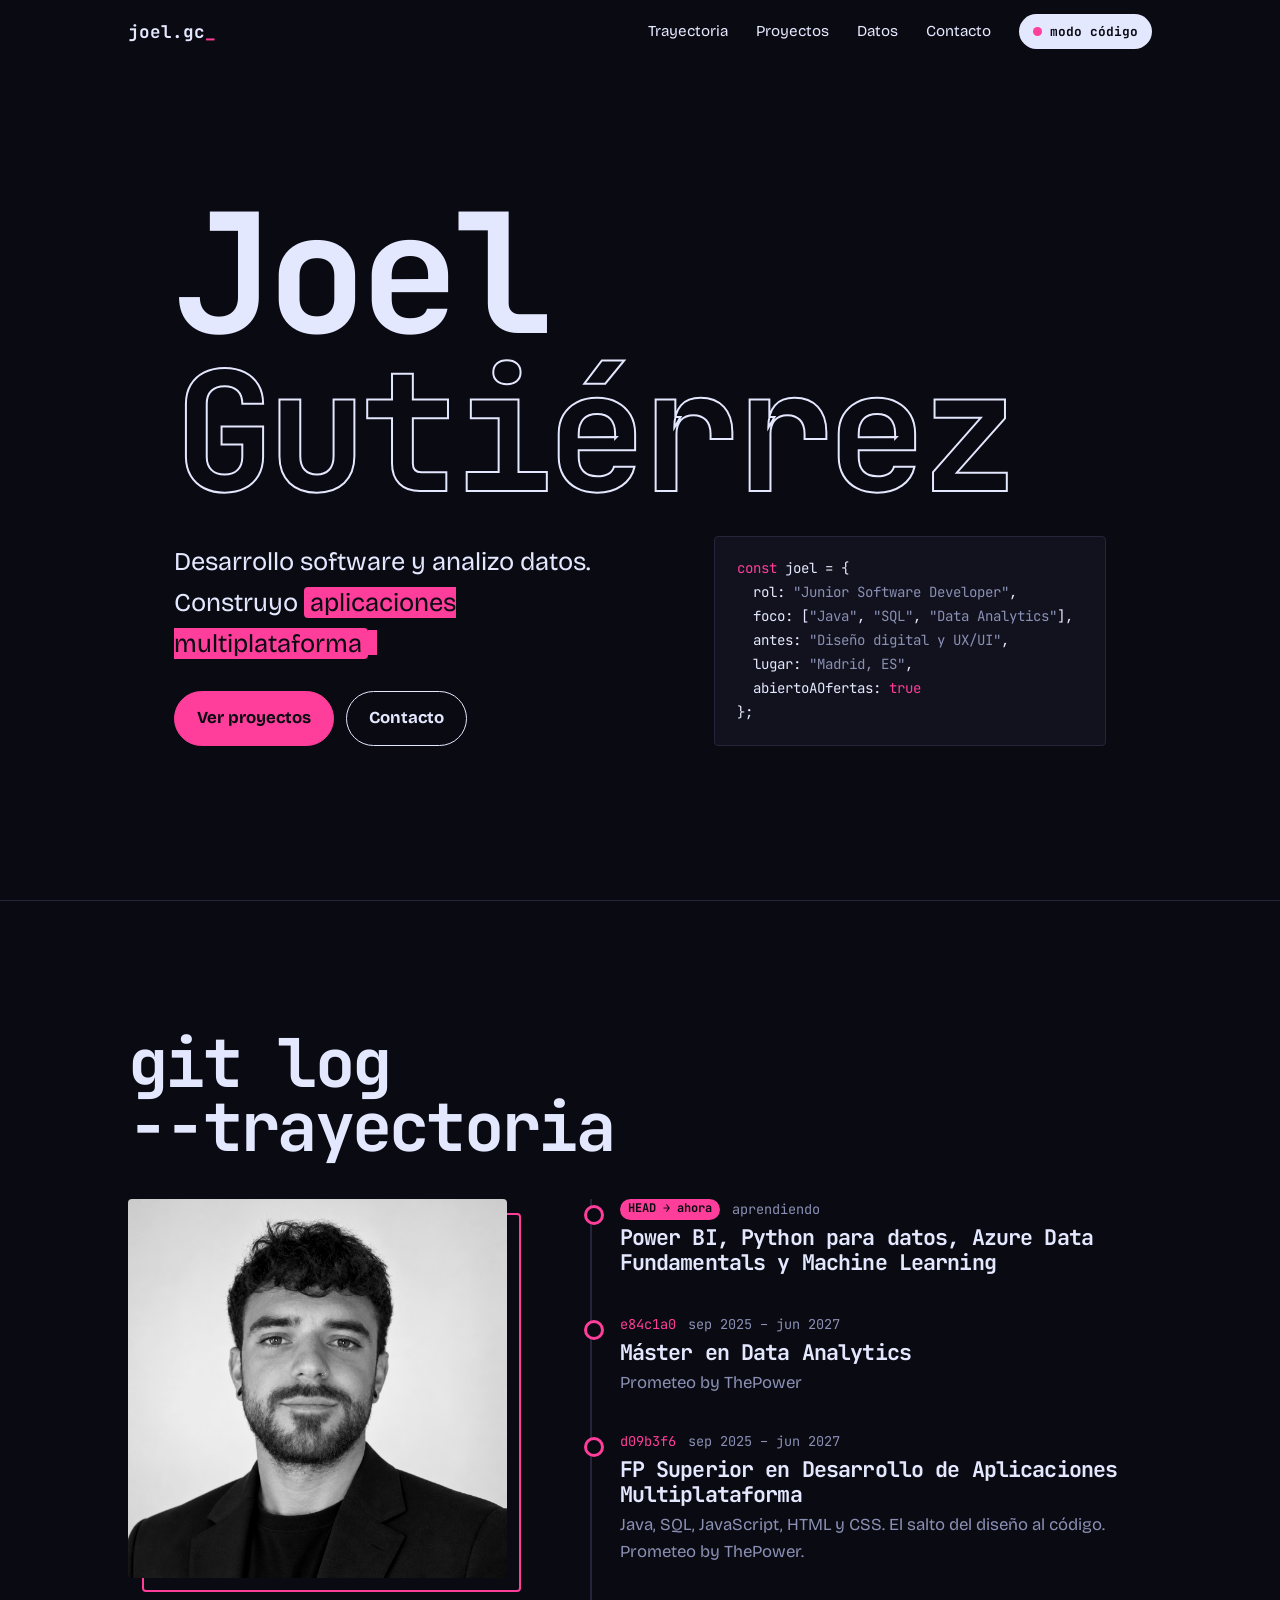
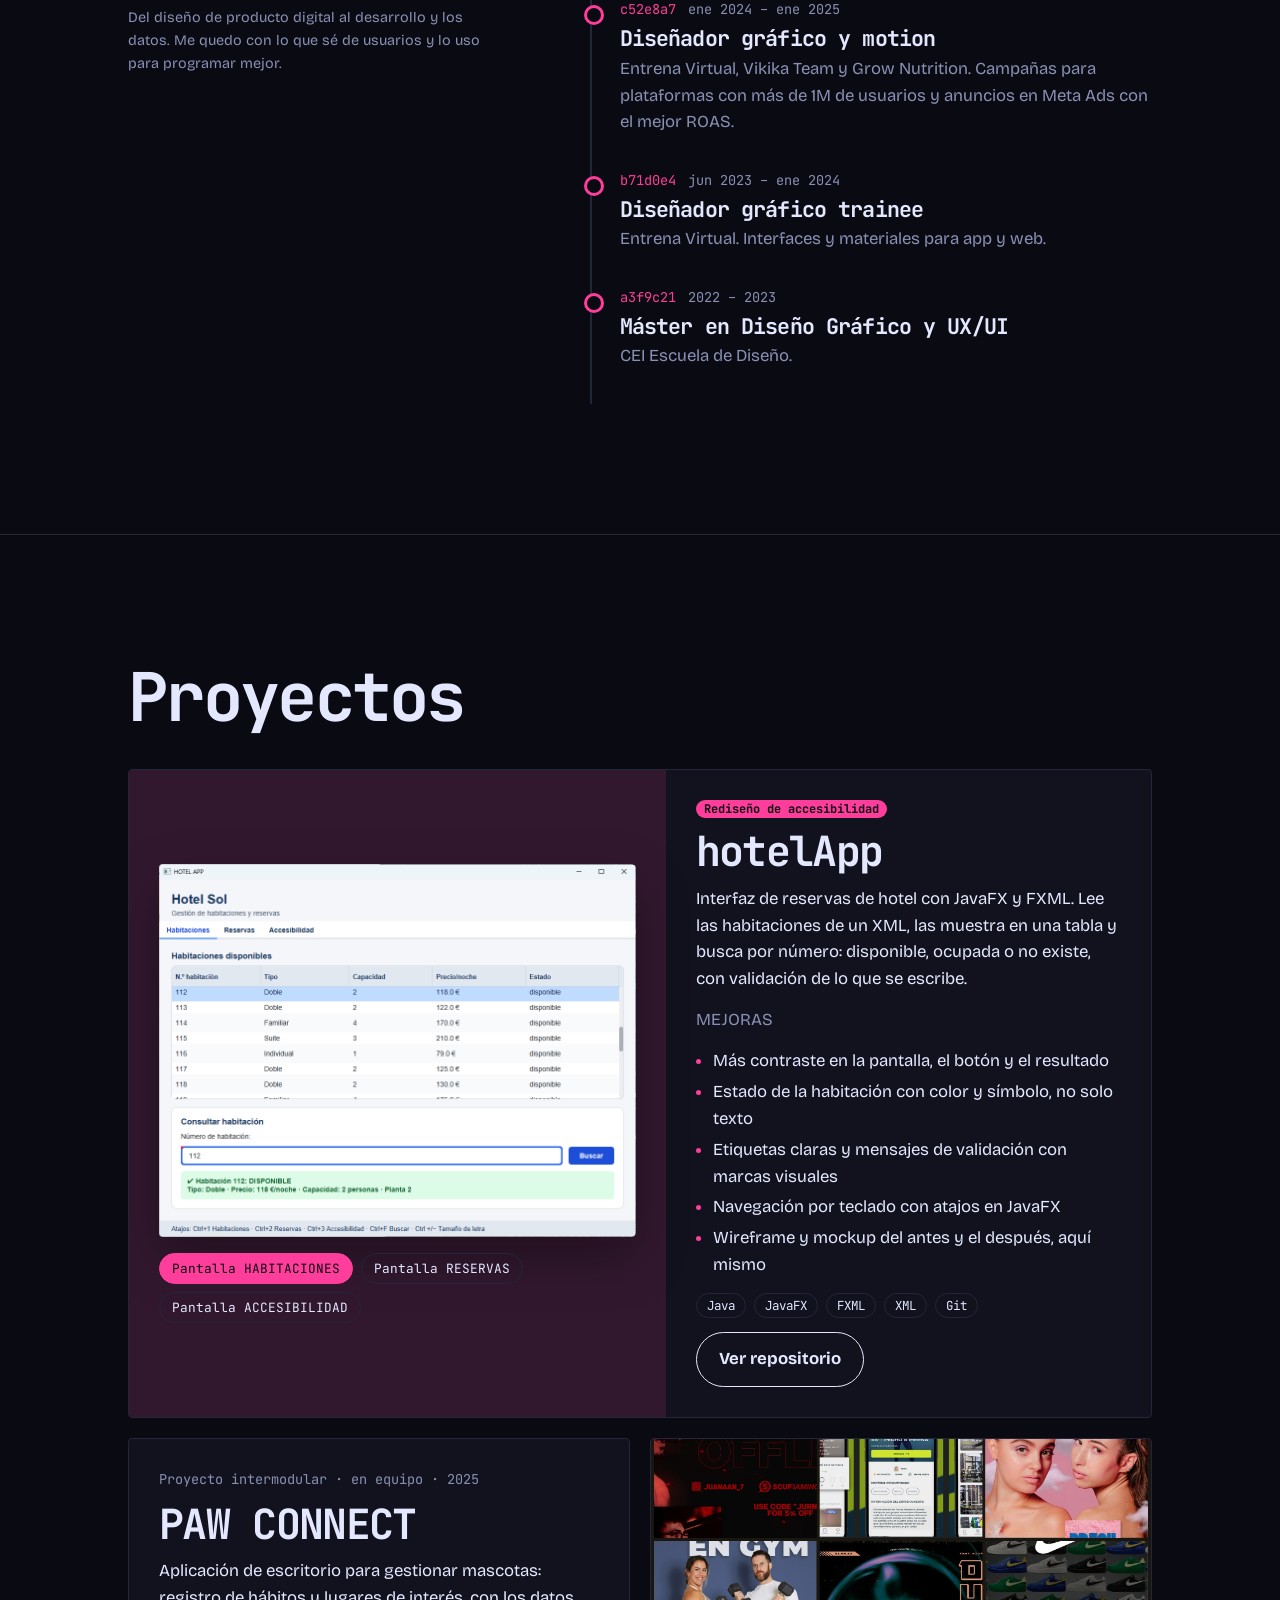
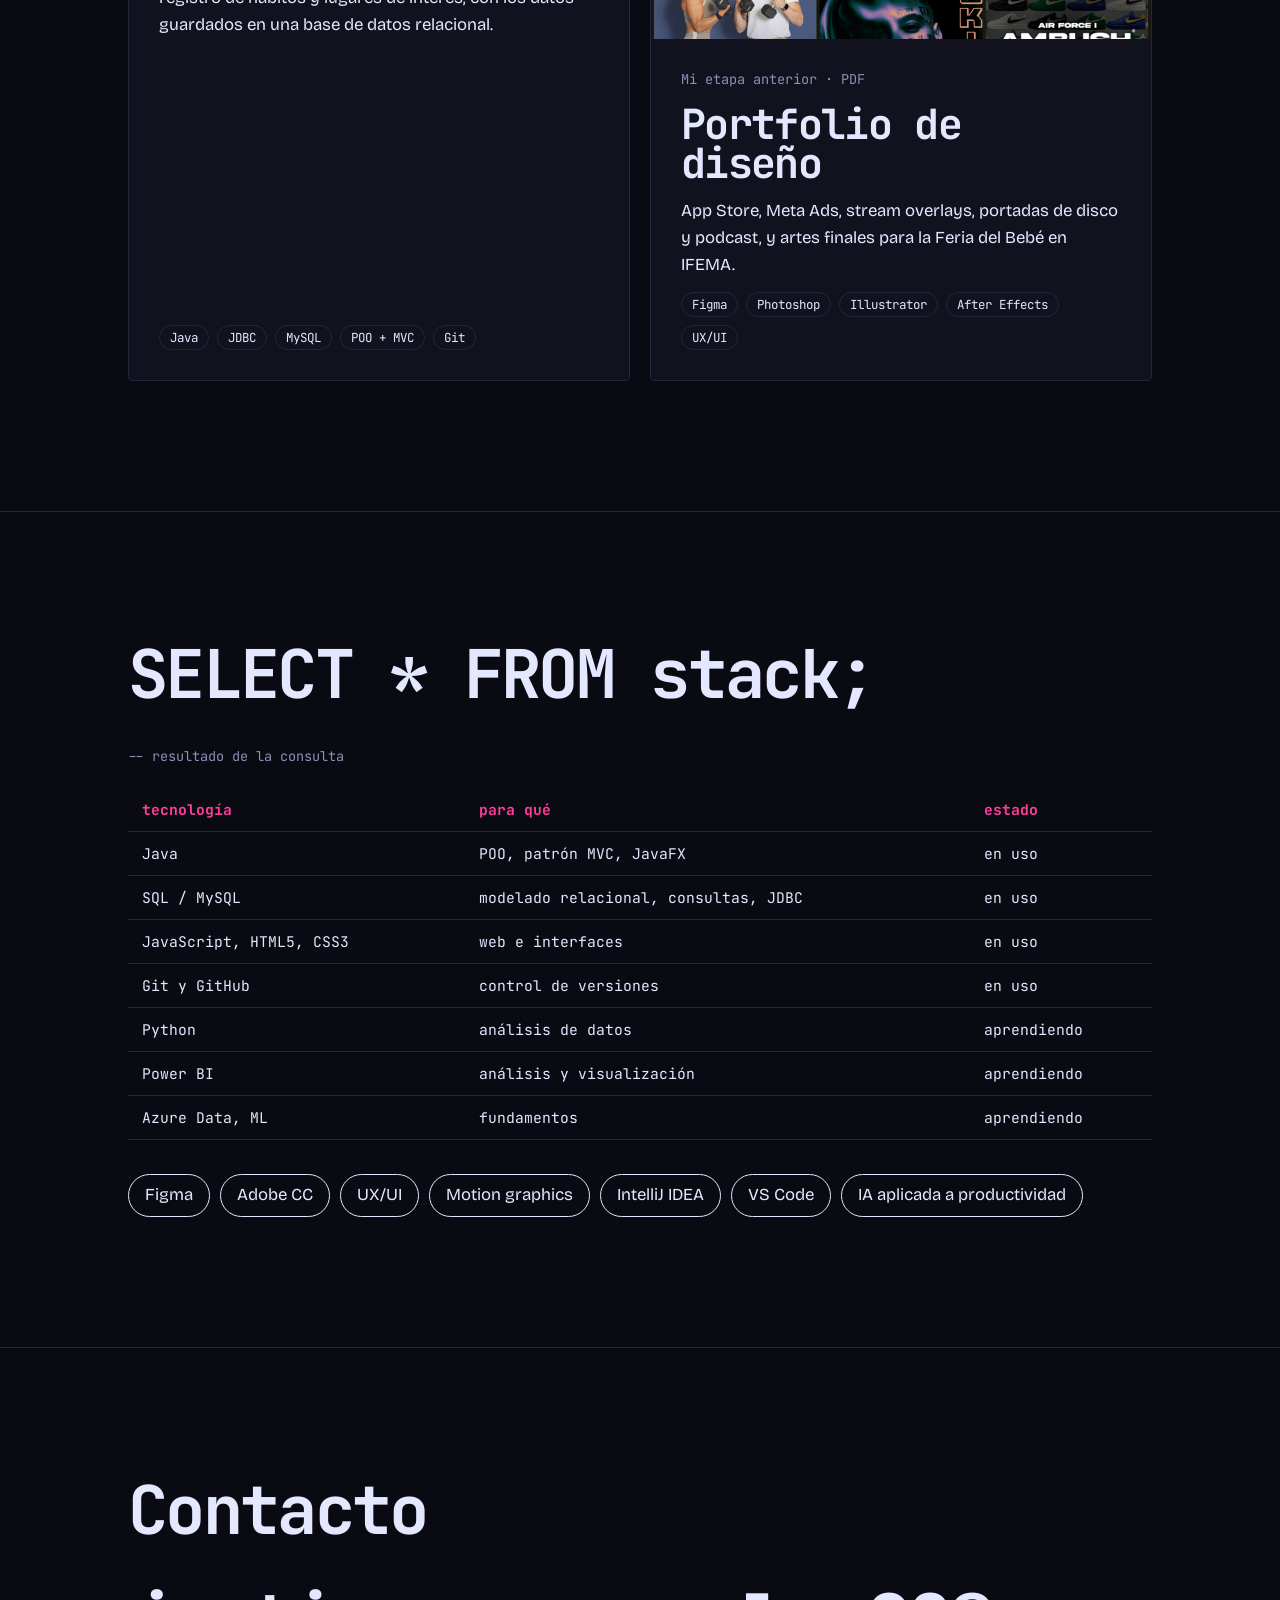
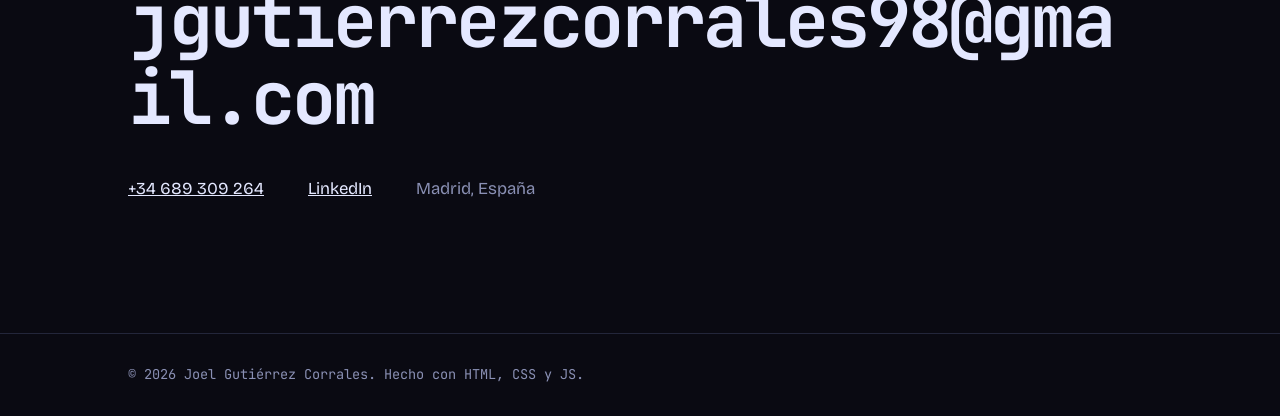
<file: index.html>
<!DOCTYPE html>
<html lang="es" data-mode="code">
<head>
<meta charset="utf-8">
<meta name="viewport" content="width=device-width, initial-scale=1">
<title>Joel Gutiérrez · Software, datos y diseño</title>
<meta name="description" content="Junior Software Developer y Data Analytics en formación, con pasado en diseño digital y UX/UI. Madrid.">
<link rel="icon" href="data:image/svg+xml,<svg xmlns='http://www.w3.org/2000/svg' viewBox='0 0 100 100'><text y='.9em' font-size='90'>⌨️</text></svg>">
<link rel="preconnect" href="https://fonts.googleapis.com">
<link rel="preconnect" href="https://fonts.gstatic.com" crossorigin>
<link href="https://fonts.googleapis.com/css2?family=JetBrains+Mono:wght@400;700&family=Bricolage+Grotesque:opsz,wght@12..96,400;12..96,800&display=swap" rel="stylesheet">
<link rel="stylesheet" href="css/style.css">
</head>
<body>
<div id="bar"></div><div id="dot"></div><div id="ring"></div>
<div id="load"><pre><b>$</b> javac Portfolio.java<br><b>$</b> java Portfolio<br><span id="pc">cargando… 0%</span></pre></div>

<nav><div class="wrap">
  <a class="logo" href="#top">joel.gc<span style="color:var(--ac)">_</span></a>
  <div class="links">
    <a class="h" href="#trayectoria">Trayectoria</a><a class="h" href="#proyectos">Proyectos</a><a class="h" href="#datos">Datos</a><a href="#contacto">Contacto</a>
    <button id="mode" type="button" aria-label="Cambiar entre modo código y modo diseño"><i></i><span id="ml">modo código</span></button>
  </div>
</div></nav>

<main id="top">
<section class="hero"><div class="wrap">
  <h1><span>Joel</span><span class="l2">Gutiérrez</span></h1>
  <div class="grid2">
    <div>
      <p class="type">Desarrollo software y analizo datos. <br>Construyo <em id="tw"></em><span class="caret"></span></p>
      <div class="cta"><a class="btn p" href="#proyectos">Ver proyectos</a><a class="btn" href="#contacto">Contacto</a></div>
    </div>
    <pre class="code" aria-label="Resumen en código"><span class="k">const</span> joel = {
  rol: <span class="s">"Junior Software Developer"</span>,
  foco: [<span class="s">"Java"</span>, <span class="s">"SQL"</span>, <span class="s">"Data Analytics"</span>],
  antes: <span class="s">"Diseño digital y UX/UI"</span>,
  lugar: <span class="s">"Madrid, ES"</span>,
  abiertoAOfertas: <span class="k">true</span>
};</pre>
  </div>
</div></section>

<section id="trayectoria"><div class="wrap">
  <h2>git log<br>--trayectoria</h2>
  <div class="tray">
    <figure class="ph"><div><img src="assets/foto.png" alt="Retrato de Joel Gutiérrez" width="536" height="522"></div>
      <p class="mut">Del diseño de producto digital al desarrollo y los datos. Me quedo con lo que sé de usuarios y lo uso para programar mejor.</p></figure>
    <ol class="log" reversed>
      <li><div class="meta mono"><span class="head">HEAD → ahora</span><span class="mut">aprendiendo</span></div>
        <h3>Power BI, Python para datos, Azure Data Fundamentals y Machine Learning</h3></li>
      <li><div class="meta mono"><span class="hash">e84c1a0</span><span class="mut">sep 2025 – jun 2027</span></div>
        <h3>Máster en Data Analytics</h3><p class="mut">Prometeo by ThePower</p></li>
      <li><div class="meta mono"><span class="hash">d09b3f6</span><span class="mut">sep 2025 – jun 2027</span></div>
        <h3>FP Superior en Desarrollo de Aplicaciones Multiplataforma</h3><p class="mut">Java, SQL, JavaScript, HTML y CSS. El salto del diseño al código. Prometeo by ThePower.</p></li>
      <li><div class="meta mono"><span class="hash">c52e8a7</span><span class="mut">ene 2024 – ene 2025</span></div>
        <h3>Diseñador gráfico y motion</h3><p class="mut">Entrena Virtual, Vikika Team y Grow Nutrition. Campañas para plataformas con más de 1M de usuarios y anuncios en Meta Ads con el mejor ROAS.</p></li>
      <li><div class="meta mono"><span class="hash">b71d0e4</span><span class="mut">jun 2023 – ene 2024</span></div>
        <h3>Diseñador gráfico trainee</h3><p class="mut">Entrena Virtual. Interfaces y materiales para app y web.</p></li>
      <li><div class="meta mono"><span class="hash">a3f9c21</span><span class="mut">2022 – 2023</span></div>
        <h3>Máster en Diseño Gráfico y UX/UI</h3><p class="mut">CEI Escuela de Diseño.</p></li>
    </ol>
  </div>
</div></section>

<section id="proyectos"><div class="wrap">
  <h2>Proyectos</h2>
  <div class="pg">
    <article class="card flat hotel">
      <div class="shot">
        <img id="shot" src="assets/interfaz_final_habitaciones.png" alt="HotelApp: Tabla con los datos de las habitaciones y búsqueda" width="602" height="467">
        <div class="tabs" role="group" aria-label="Capturas de HotelApp">
          <button type="button" aria-pressed="true" data-src="assets/interfaz_final_habitaciones.png" data-alt="HotelApp: Tabla con los datos de las habitaciones y búsqueda">Pantalla HABITACIONES</button>
          <button type="button" aria-pressed="false" data-src="assets/interfaz_final_reservas.png" data-alt="HotelApp: Tabla con los datos de las reservas, con búsqueda, y registro con validación">Pantalla RESERVAS</button>
          <button type="button" aria-pressed="false" data-src="assets/interfaz_final_accesibilidad.png" data-alt="HotelApp: Ajustes de accesibilidad, modo oscuro, modo claro, modo contraste">Pantalla ACCESIBILIDAD</button>
        </div>
      </div>
      <div class="info">
        <span class="head st">Rediseño de accesibilidad</span>
        <h3>hotelApp</h3>
        <p>Interfaz de reservas de hotel con JavaFX y FXML. Lee las habitaciones de un XML, las muestra en una tabla y busca por número: disponible, ocupada o no existe, con validación de lo que se escribe.</p>
        <p class="mut">MEJORAS</p>
        <ul class="plan">
          <li>Más contraste en la pantalla, el botón y el resultado</li>
          <li>Estado de la habitación con color y símbolo, no solo texto</li>
          <li>Etiquetas claras y mensajes de validación con marcas visuales</li>
          <li>Navegación por teclado con atajos en JavaFX</li>
          <li>Wireframe y mockup del antes y el después, aquí mismo</li>
        </ul>
        <div class="tags"><span>Java</span><span>JavaFX</span><span>FXML</span><span>XML</span><span>Git</span></div>
        <a class="btn" href="https://github.com/joel-gc98/hotelApp" target="_blank" rel="noopener">Ver repositorio</a>
      </div>
    </article>
    <a class="card" data-cur="Ver repo" href="https://github.com/supreme-greg/proyecto-intermodular-daniel-joel-german" target="_blank" rel="noopener">
      <span class="mono mut">Proyecto intermodular · en equipo · 2025</span>
      <h3>PAW CONNECT</h3>
      <p>Aplicación de escritorio para gestionar mascotas: registro de hábitos y lugares de interés, con los datos guardados en una base de datos relacional.</p>
      <div class="tags"><span>Java</span><span>JDBC</span><span>MySQL</span><span>POO + MVC</span><span>Git</span></div>
    </a>
    <a class="card thumb" data-cur="Abrir PDF" href="assets/portfolio-diseno-joel-gutierrez.pdf" target="_blank" rel="noopener">
      <img src="assets/portfolio-cover.jpg" alt="Selección de trabajos de diseño: overlays, app, portadas y anuncios" loading="lazy">
      <div>
        <span class="mono mut">Mi etapa anterior · PDF</span>
        <h3>Portfolio de diseño</h3>
        <p>App Store, Meta Ads, stream overlays, portadas de disco y podcast, y artes finales para la Feria del Bebé en IFEMA.</p>
        <div class="tags"><span>Figma</span><span>Photoshop</span><span>Illustrator</span><span>After Effects</span><span>UX/UI</span></div>
      </div>
    </a>
  </div>
</div></section>

<section id="datos"><div class="wrap">
  <h2>SELECT * FROM stack;</h2>
  <p class="mono mut q">-- resultado de la consulta</p>
  <div class="tw"><table>
    <thead><tr><th>tecnología</th><th>para qué</th><th>estado</th></tr></thead>
    <tbody>
      <tr><td>Java</td><td>POO, patrón MVC, JavaFX</td><td>en uso</td></tr>
      <tr><td>SQL / MySQL</td><td>modelado relacional, consultas, JDBC</td><td>en uso</td></tr>
      <tr><td>JavaScript, HTML5, CSS3</td><td>web e interfaces</td><td>en uso</td></tr>
      <tr><td>Git y GitHub</td><td>control de versiones</td><td>en uso</td></tr>
      <tr><td>Python</td><td>análisis de datos</td><td>aprendiendo</td></tr>
      <tr><td>Power BI</td><td>análisis y visualización</td><td>aprendiendo</td></tr>
      <tr><td>Azure Data, ML</td><td>fundamentos</td><td>aprendiendo</td></tr>
    </tbody>
  </table></div>
  <div class="chips"><span>Figma</span><span>Adobe CC</span><span>UX/UI</span><span>Motion graphics</span><span>IntelliJ IDEA</span><span>VS Code</span><span>IA aplicada a productividad</span></div>
</div></section>

<section id="contacto"><div class="wrap">
  <h2>Contacto</h2>
  <a class="mail" data-cur="Escribir" href="mailto:jgutierrezcorrales98@gmail.com">jgutierrezcorrales98@gmail.com</a>
  <div class="cl"><a href="tel:+34689309264">+34 689 309 264</a><a href="https://www.linkedin.com/in/joel-gutierrez-corrales/" target="_blank" rel="noopener">LinkedIn</a><span class="mut">Madrid, España</span></div>
</div></section>
</main>
<footer><div class="wrap mono mut">© 2026 Joel Gutiérrez Corrales. Hecho con HTML, CSS y JS.</div></footer>

<script src="js/main.js"></script>
</body>
</html>
</file>
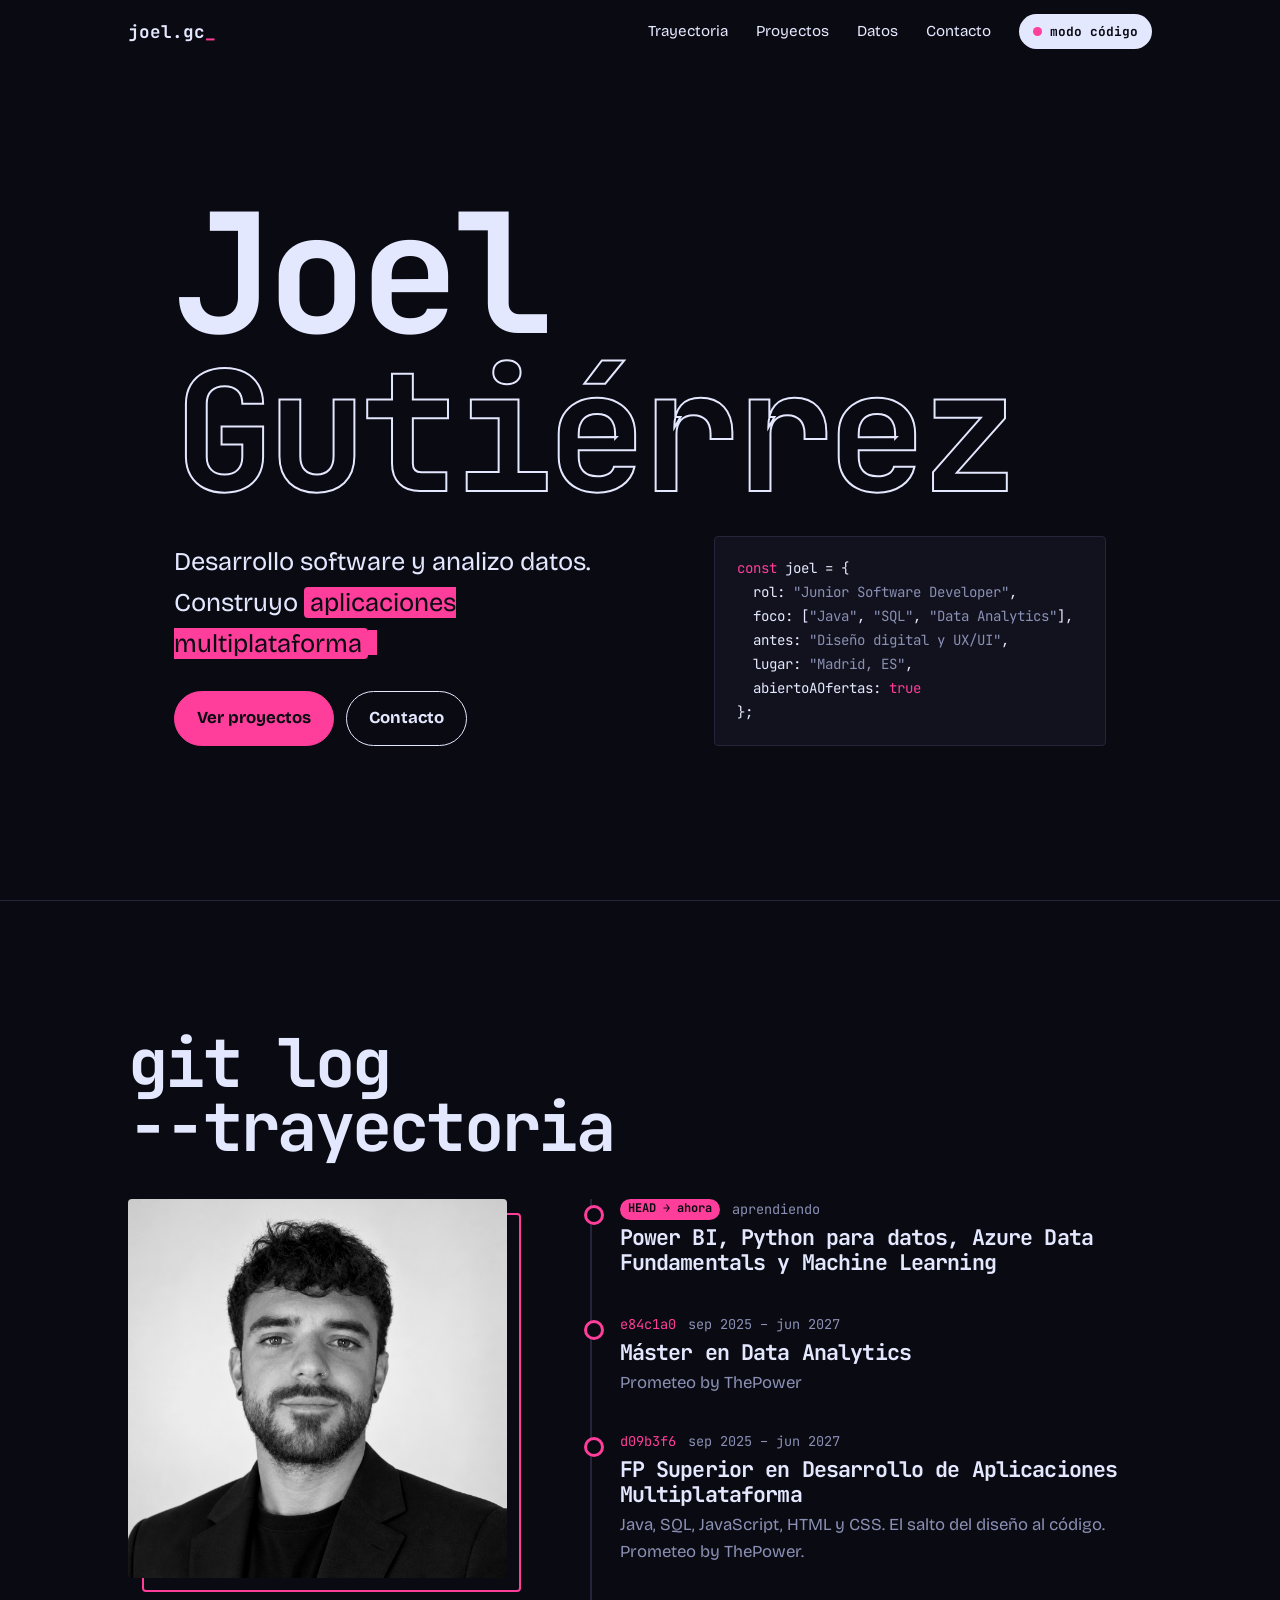
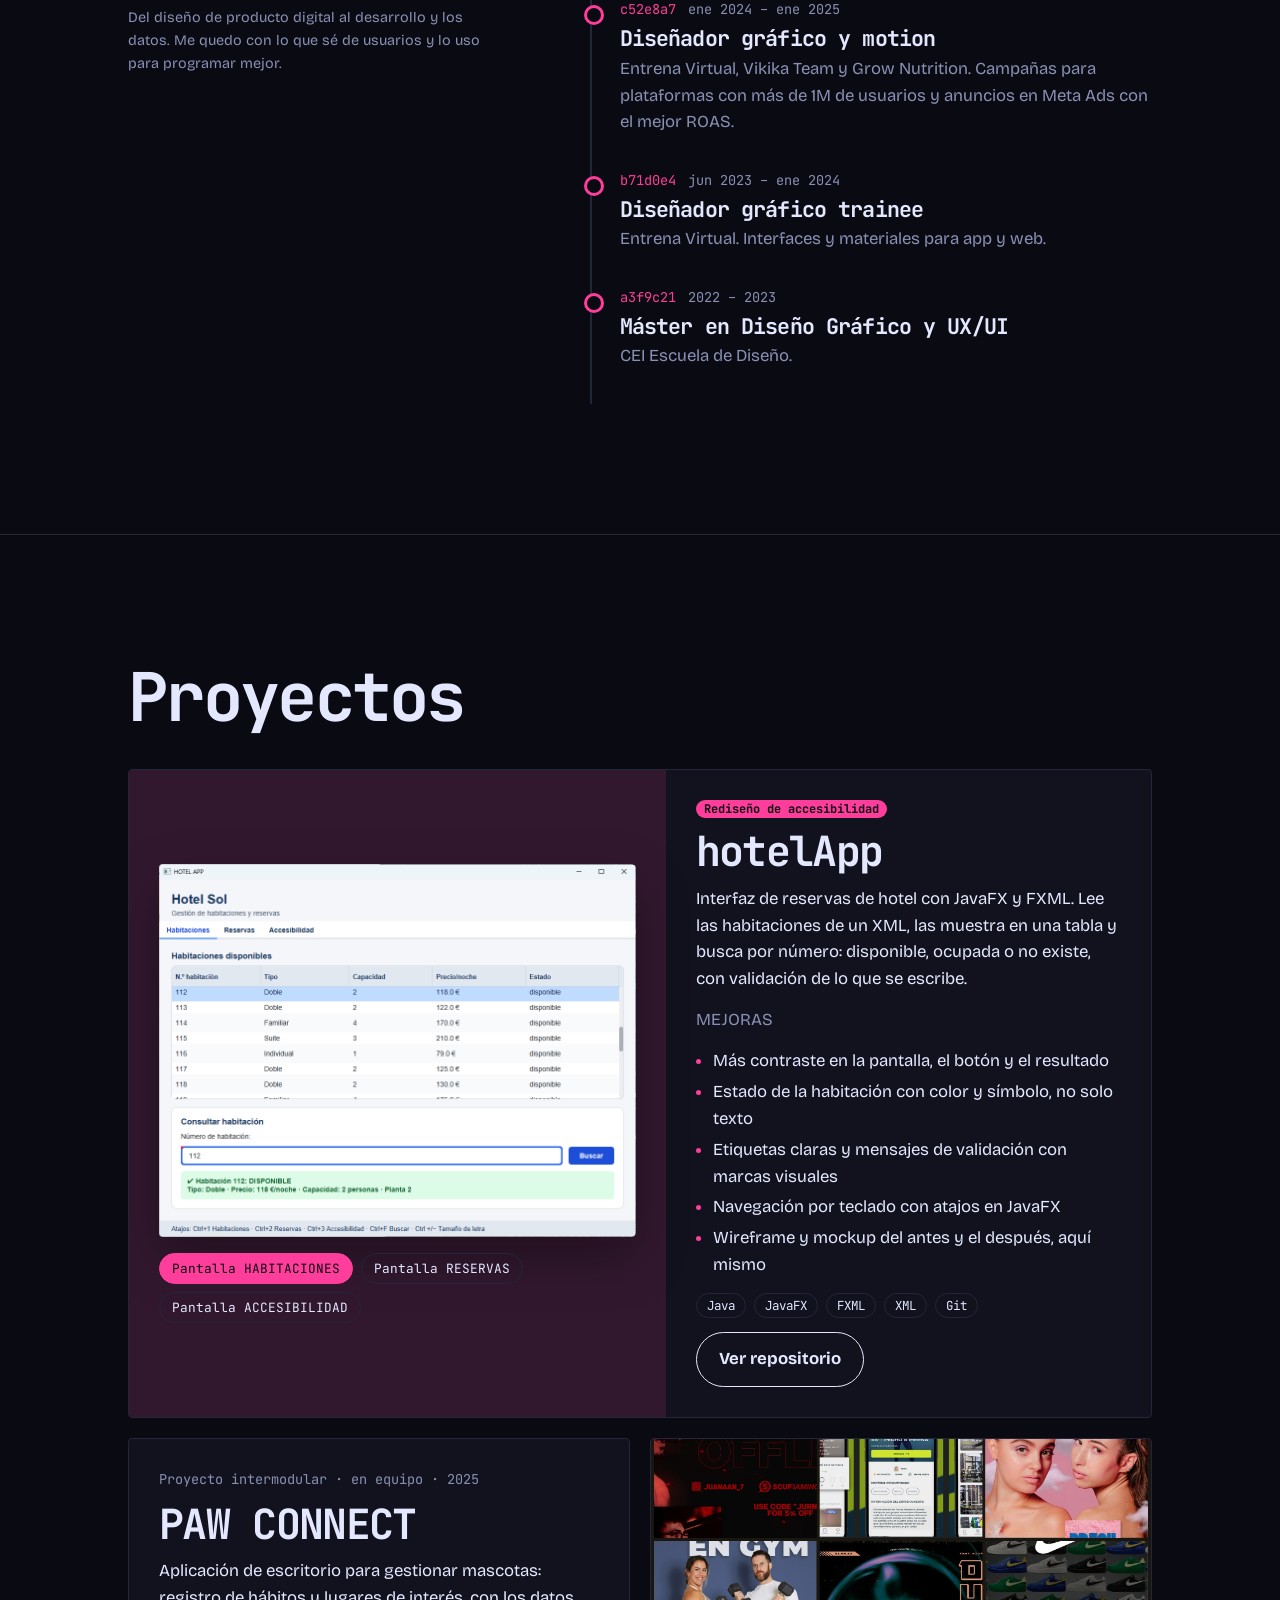
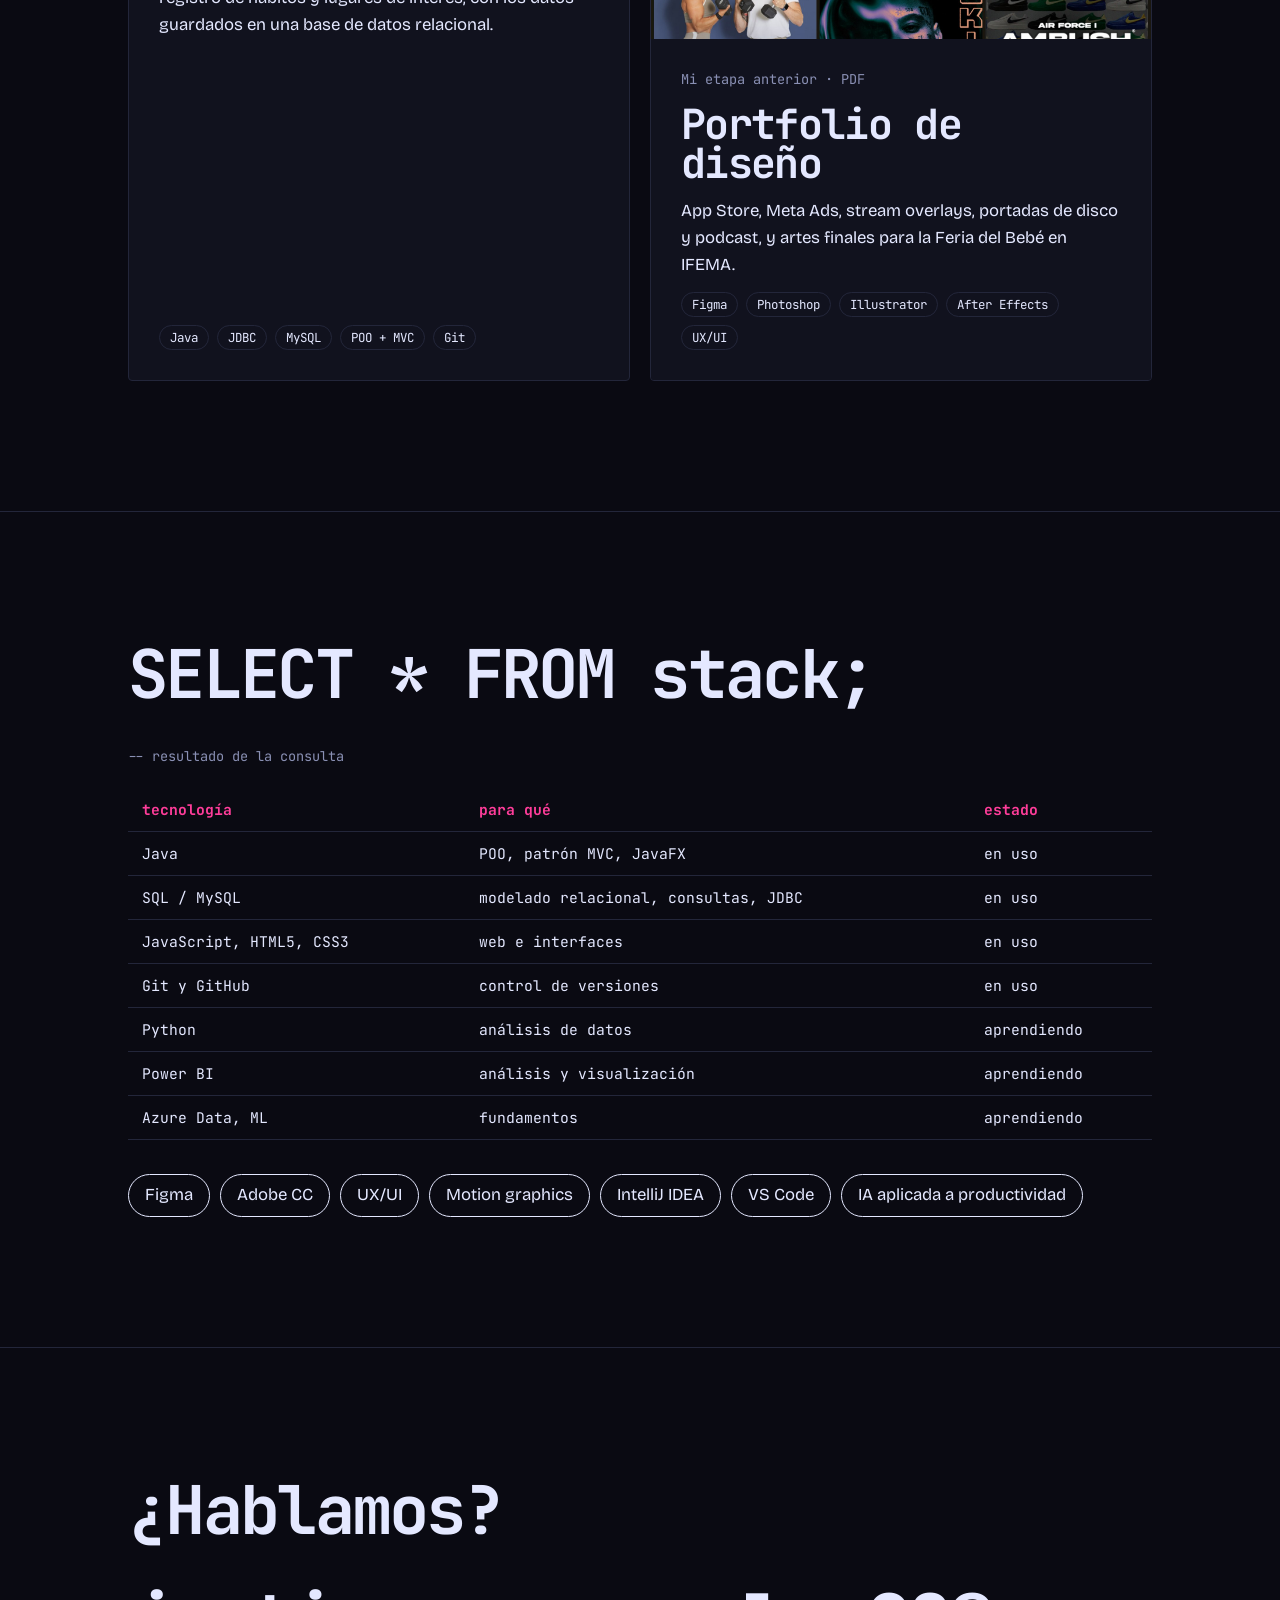
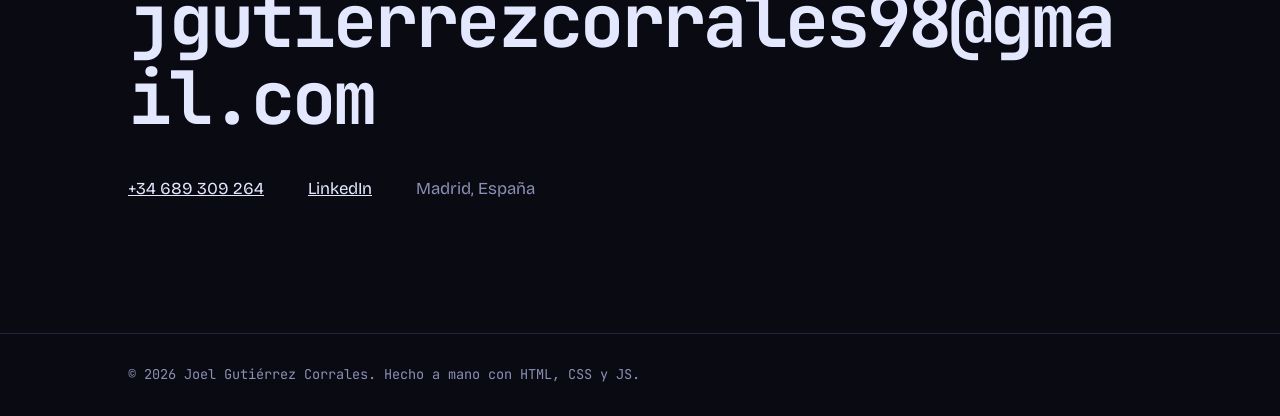
<file: joel-gc98.github.io/index.html>
<!DOCTYPE html>
<html lang="es" data-mode="code">
<head>
<meta charset="utf-8">
<meta name="viewport" content="width=device-width, initial-scale=1">
<title>Joel Gutiérrez · Software, datos y diseño</title>
<meta name="description" content="Junior Software Developer y Data Analytics en formación, con pasado en diseño digital y UX/UI. Madrid.">
<link rel="icon" href="data:image/svg+xml,<svg xmlns='http://www.w3.org/2000/svg' viewBox='0 0 100 100'><text y='.9em' font-size='90'>⌨️</text></svg>">
<link rel="preconnect" href="https://fonts.googleapis.com">
<link rel="preconnect" href="https://fonts.gstatic.com" crossorigin>
<link href="https://fonts.googleapis.com/css2?family=JetBrains+Mono:wght@400;700&family=Bricolage+Grotesque:opsz,wght@12..96,400;12..96,800&display=swap" rel="stylesheet">
<link rel="stylesheet" href="css/style.css">
</head>
<body>
<div id="bar"></div><div id="dot"></div><div id="ring"></div>
<div id="load"><pre><b>$</b> javac Portfolio.java<br><b>$</b> java Portfolio<br><span id="pc">cargando… 0%</span></pre></div>

<nav><div class="wrap">
  <a class="logo" href="#top">joel.gc<span style="color:var(--ac)">_</span></a>
  <div class="links">
    <a class="h" href="#trayectoria">Trayectoria</a><a class="h" href="#proyectos">Proyectos</a><a class="h" href="#datos">Datos</a><a href="#contacto">Contacto</a>
    <button id="mode" type="button" aria-label="Cambiar entre modo código y modo diseño"><i></i><span id="ml">modo código</span></button>
  </div>
</div></nav>

<main id="top">
<section class="hero"><div class="wrap">
  <h1><span>Joel</span><span class="l2">Gutiérrez</span></h1>
  <div class="grid2">
    <div>
      <p class="type">Desarrollo software y analizo datos. <br>Construyo <em id="tw"></em><span class="caret"></span></p>
      <div class="cta"><a class="btn p" href="#proyectos">Ver proyectos</a><a class="btn" href="#contacto">Contacto</a></div>
    </div>
    <pre class="code" aria-label="Resumen en código"><span class="k">const</span> joel = {
  rol: <span class="s">"Junior Software Developer"</span>,
  foco: [<span class="s">"Java"</span>, <span class="s">"SQL"</span>, <span class="s">"Data Analytics"</span>],
  antes: <span class="s">"Diseño digital y UX/UI"</span>,
  lugar: <span class="s">"Madrid, ES"</span>,
  abiertoAOfertas: <span class="k">true</span>
};</pre>
  </div>
</div></section>

<section id="trayectoria"><div class="wrap">
  <h2>git log<br>--trayectoria</h2>
  <div class="tray">
    <figure class="ph"><div><img src="assets/foto.png" alt="Retrato de Joel Gutiérrez" width="536" height="522"></div>
      <p class="mut">Del diseño de producto digital al desarrollo y los datos. Me quedo con lo que sé de usuarios y lo uso para programar mejor.</p></figure>
    <ol class="log" reversed>
      <li><div class="meta mono"><span class="head">HEAD → ahora</span><span class="mut">aprendiendo</span></div>
        <h3>Power BI, Python para datos, Azure Data Fundamentals y Machine Learning</h3></li>
      <li><div class="meta mono"><span class="hash">e84c1a0</span><span class="mut">sep 2025 – jun 2027</span></div>
        <h3>Máster en Data Analytics</h3><p class="mut">Prometeo by ThePower</p></li>
      <li><div class="meta mono"><span class="hash">d09b3f6</span><span class="mut">sep 2025 – jun 2027</span></div>
        <h3>FP Superior en Desarrollo de Aplicaciones Multiplataforma</h3><p class="mut">Java, SQL, JavaScript, HTML y CSS. El salto del diseño al código. Prometeo by ThePower.</p></li>
      <li><div class="meta mono"><span class="hash">c52e8a7</span><span class="mut">ene 2024 – ene 2025</span></div>
        <h3>Diseñador gráfico y motion</h3><p class="mut">Entrena Virtual, Vikika Team y Grow Nutrition. Campañas para plataformas con más de 1M de usuarios y anuncios en Meta Ads con el mejor ROAS.</p></li>
      <li><div class="meta mono"><span class="hash">b71d0e4</span><span class="mut">jun 2023 – ene 2024</span></div>
        <h3>Diseñador gráfico trainee</h3><p class="mut">Entrena Virtual. Interfaces y materiales para app y web.</p></li>
      <li><div class="meta mono"><span class="hash">a3f9c21</span><span class="mut">2022 – 2023</span></div>
        <h3>Máster en Diseño Gráfico y UX/UI</h3><p class="mut">CEI Escuela de Diseño.</p></li>
    </ol>
  </div>
</div></section>

<section id="proyectos"><div class="wrap">
  <h2>Proyectos</h2>
  <div class="pg">
    <article class="card flat hotel">
      <div class="shot">
        <img id="shot" src="assets/interfaz_final_habitaciones.png" alt="HotelApp: Tabla con los datos de las habitaciones y búsqueda" width="602" height="467">
        <div class="tabs" role="group" aria-label="Capturas de HotelApp">
          <button type="button" aria-pressed="true" data-src="assets/interfaz_final_habitaciones.png" data-alt="HotelApp: Tabla con los datos de las habitaciones y búsqueda">Pantalla HABITACIONES</button>
          <button type="button" aria-pressed="false" data-src="assets/interfaz_final_reservas.png" data-alt="HotelApp: Tabla con los datos de las reservas, con búsqueda, y registro con validación">Pantalla RESERVAS</button>
          <button type="button" aria-pressed="false" data-src="assets/interfaz_final_accesibilidad.png" data-alt="HotelApp: Ajustes de accesibilidad, modo oscuro, modo claro, modo contraste">Pantalla ACCESIBILIDAD</button>
        </div>
      </div>
      <div class="info">
        <span class="head st">Rediseño de accesibilidad</span>
        <h3>hotelApp</h3>
        <p>Interfaz de reservas de hotel con JavaFX y FXML. Lee las habitaciones de un XML, las muestra en una tabla y busca por número: disponible, ocupada o no existe, con validación de lo que se escribe.</p>
        <p class="mut">MEJORAS</p>
        <ul class="plan">
          <li>Más contraste en la pantalla, el botón y el resultado</li>
          <li>Estado de la habitación con color y símbolo, no solo texto</li>
          <li>Etiquetas claras y mensajes de validación con marcas visuales</li>
          <li>Navegación por teclado con atajos en JavaFX</li>
          <li>Wireframe y mockup del antes y el después, aquí mismo</li>
        </ul>
        <div class="tags"><span>Java</span><span>JavaFX</span><span>FXML</span><span>XML</span><span>Git</span></div>
        <a class="btn" href="https://github.com/joel-gc98/hotelApp" target="_blank" rel="noopener">Ver repositorio</a>
      </div>
    </article>
    <a class="card" data-cur="Ver repo" href="https://github.com/supreme-greg/proyecto-intermodular-daniel-joel-german" target="_blank" rel="noopener">
      <span class="mono mut">Proyecto intermodular · en equipo · 2025</span>
      <h3>PAW CONNECT</h3>
      <p>Aplicación de escritorio para gestionar mascotas: registro de hábitos y lugares de interés, con los datos guardados en una base de datos relacional.</p>
      <div class="tags"><span>Java</span><span>JDBC</span><span>MySQL</span><span>POO + MVC</span><span>Git</span></div>
    </a>
    <a class="card thumb" data-cur="Abrir PDF" href="assets/portfolio-diseno-joel-gutierrez.pdf" target="_blank" rel="noopener">
      <img src="assets/portfolio-cover.jpg" alt="Selección de trabajos de diseño: overlays, app, portadas y anuncios" loading="lazy">
      <div>
        <span class="mono mut">Mi etapa anterior · PDF</span>
        <h3>Portfolio de diseño</h3>
        <p>App Store, Meta Ads, stream overlays, portadas de disco y podcast, y artes finales para la Feria del Bebé en IFEMA.</p>
        <div class="tags"><span>Figma</span><span>Photoshop</span><span>Illustrator</span><span>After Effects</span><span>UX/UI</span></div>
      </div>
    </a>
  </div>
</div></section>

<section id="datos"><div class="wrap">
  <h2>SELECT * FROM stack;</h2>
  <p class="mono mut q">-- resultado de la consulta</p>
  <div class="tw"><table>
    <thead><tr><th>tecnología</th><th>para qué</th><th>estado</th></tr></thead>
    <tbody>
      <tr><td>Java</td><td>POO, patrón MVC, JavaFX</td><td>en uso</td></tr>
      <tr><td>SQL / MySQL</td><td>modelado relacional, consultas, JDBC</td><td>en uso</td></tr>
      <tr><td>JavaScript, HTML5, CSS3</td><td>web e interfaces</td><td>en uso</td></tr>
      <tr><td>Git y GitHub</td><td>control de versiones</td><td>en uso</td></tr>
      <tr><td>Python</td><td>análisis de datos</td><td>aprendiendo</td></tr>
      <tr><td>Power BI</td><td>análisis y visualización</td><td>aprendiendo</td></tr>
      <tr><td>Azure Data, ML</td><td>fundamentos</td><td>aprendiendo</td></tr>
    </tbody>
  </table></div>
  <div class="chips"><span>Figma</span><span>Adobe CC</span><span>UX/UI</span><span>Motion graphics</span><span>IntelliJ IDEA</span><span>VS Code</span><span>IA aplicada a productividad</span></div>
</div></section>

<section id="contacto"><div class="wrap">
  <h2>¿Hablamos?</h2>
  <a class="mail" data-cur="Escribir" href="mailto:jgutierrezcorrales98@gmail.com">jgutierrezcorrales98@gmail.com</a>
  <div class="cl"><a href="tel:+34689309264">+34 689 309 264</a><a href="https://www.linkedin.com/in/joel-gutierrez-corrales/" target="_blank" rel="noopener">LinkedIn</a><span class="mut">Madrid, España</span></div>
</div></section>
</main>
<footer><div class="wrap mono mut">© 2026 Joel Gutiérrez Corrales. Hecho a mano con HTML, CSS y JS.</div></footer>

<script src="js/main.js"></script>
</body>
</html>
</file>
<file: css/style.css>
:root{--bg:#0a0a12;--fg:#e4e8ff;--mut:#8a90b4;--line:#23263a;--ac:#ff3d9a;--onac:#0a0a12;--card:#11121e;
--disp:'JetBrains Mono',ui-monospace,Menlo,monospace;--body:'Bricolage Grotesque',system-ui,sans-serif;--dw:700;--ls:-.04em;--r:4px;color-scheme:dark}
[data-mode=design]{--bg:#f1f0ec;--fg:#0a0a14;--mut:#55556a;--line:#c9c7bf;--ac:#2332ff;--onac:#fff;--card:#fbfaf7;
--disp:'Bricolage Grotesque',system-ui,sans-serif;--dw:800;--ls:-.055em;--r:28px;color-scheme:light}
*{box-sizing:border-box;margin:0}
html{scroll-behavior:smooth}
body{background:var(--bg);color:var(--fg);font:400 1.05rem/1.6 var(--body);transition:background .3s,color .3s;overflow-x:hidden}
::selection{background:var(--ac);color:var(--onac)}
a{color:inherit}
:focus-visible{outline:2px solid var(--ac);outline-offset:3px}
.wrap{max-width:1120px;margin:0 auto;padding:0 clamp(20px,5vw,48px)}
h1,h2,h3{font-family:var(--disp);font-weight:var(--dw);letter-spacing:var(--ls);line-height:.95}
h2{font-size:clamp(2.2rem,6vw,4.2rem);margin-bottom:2.5rem}
section{padding:clamp(70px,11vw,130px) 0;border-top:1px solid var(--line)}
.mono{font-family:'JetBrains Mono',ui-monospace,monospace;font-size:.85rem}
.mut{color:var(--mut)}

/* cursor */
.has-cursor,.has-cursor *{cursor:none!important}
#dot,#ring{position:fixed;left:0;top:0;pointer-events:none;z-index:200;border-radius:50%;opacity:0;transition:opacity .2s}
#dot{width:8px;height:8px;margin:-4px;background:var(--ac)}
#ring{width:38px;height:38px;margin:-19px;border:1.5px solid var(--ac);transition:width .25s,height .25s,margin .25s,background .25s,opacity .2s;display:grid;place-items:center;font:700 .65rem var(--body);color:var(--onac)}
#ring.big{width:84px;height:84px;margin:-42px;background:var(--ac)}
#ring.on,#dot.on{opacity:1}
#bar{position:fixed;top:0;left:0;height:3px;width:0;background:var(--ac);z-index:150}

/* loader: único momento orquestado */
#load{position:fixed;inset:0;background:var(--bg);z-index:300;display:grid;place-items:center;transition:transform .8s cubic-bezier(.7,0,.2,1)}
#load.out{transform:translateY(-100%)}
#load pre{font:400 1rem/1.7 'JetBrains Mono',monospace;color:var(--fg)}
#load b{color:var(--ac)}

/* nav */
nav{position:fixed;top:0;left:0;right:0;z-index:100;padding:14px 0;mix-blend-mode:normal}
nav .wrap{display:flex;justify-content:space-between;align-items:center;gap:16px}
.logo{font:700 1.1rem var(--disp);text-decoration:none}
.links{display:flex;gap:clamp(12px,3vw,28px);align-items:center;font-size:.95rem}
.links a{text-decoration:none;background:linear-gradient(var(--ac),var(--ac)) 0 100%/0 2px no-repeat;transition:background-size .25s}
.links a:hover{background-size:100% 2px}
#mode{font:700 .8rem 'JetBrains Mono',monospace;background:var(--fg);color:var(--bg);border:0;padding:9px 14px;border-radius:99px;display:flex;gap:8px;align-items:center}
#mode i{width:9px;height:9px;border-radius:50%;background:var(--ac);display:block}

/* hero */
.hero{min-height:100svh;display:flex;align-items:center;border:0;padding:110px 0 70px}
.hero h1{font-size:clamp(3.4rem,13vw,10.5rem);margin:0 0 1.6rem}
.hero h1 span{display:block}
.hero h1 .l2{color:transparent;-webkit-text-stroke:2px var(--fg);transition:color .3s}
.hero h1:hover .l2{color:var(--ac);-webkit-text-stroke-color:var(--ac)}
.grid2{display:grid;grid-template-columns:1.1fr .9fr;gap:clamp(24px,5vw,60px);align-items:end}
.type{font-size:clamp(1.15rem,2.4vw,1.6rem);max-width:30ch;min-height:3.3em}
.type em{font-style:normal;background:var(--ac);color:var(--onac);padding:0 .25em;border-radius:var(--r)}
.caret{display:inline-block;width:.55ch;height:1em;background:var(--ac);vertical-align:-.12em;animation:bl 1s steps(1) infinite}
@keyframes bl{50%{opacity:0}}
.code{background:var(--card);border:1px solid var(--line);border-radius:var(--r);padding:20px 22px;font:400 .88rem/1.7 'JetBrains Mono',monospace;overflow-x:auto;transition:transform .3s}
.code:hover{transform:rotate(-1.2deg) scale(1.02)}
.k{color:var(--ac)}.s{color:var(--mut)}
.cta{display:flex;gap:12px;flex-wrap:wrap;margin-top:1.6rem}
.btn{display:inline-block;text-decoration:none;font-weight:700;padding:13px 22px;border-radius:99px;border:1.5px solid var(--fg);transition:background .2s,color .2s,transform .2s}
.btn:hover{background:var(--fg);color:var(--bg);transform:translateY(-3px)}
.btn.p{background:var(--ac);border-color:var(--ac);color:var(--onac)}
.btn.p:hover{background:var(--fg);border-color:var(--fg);color:var(--bg)}

/* trayectoria */
.tray{display:grid;grid-template-columns:.8fr 1.2fr;gap:clamp(30px,6vw,80px);align-items:start}
.ph{position:sticky;top:90px}
.ph div{position:relative}
.ph div::before{content:"";position:absolute;inset:14px -14px -14px 14px;border:2px solid var(--ac);border-radius:var(--r);transition:inset .3s}
.ph:hover div::before{inset:0}
.ph img{position:relative;width:100%;height:auto;display:block;border-radius:var(--r);filter:grayscale(1) contrast(1.1);transition:filter .4s}
.ph:hover img,[data-mode=design] .ph img{filter:none}
.ph p{margin-top:28px;font-size:.9rem}
.log{list-style:none;padding:0;border-left:2px solid var(--line);margin-left:6px}
.log li{position:relative;padding:0 0 34px 28px}
.log li::before{content:"";position:absolute;left:-8px;top:6px;width:14px;height:14px;border-radius:50%;background:var(--bg);border:3px solid var(--ac);transition:transform .2s}
.log li:hover::before{transform:scale(1.5);background:var(--ac)}
.log h3{font-size:1.35rem;line-height:1.15;margin:.3rem 0}
.log .meta{display:flex;gap:12px;flex-wrap:wrap}
.hash{color:var(--ac)}
.head{display:inline-block;background:var(--ac);color:var(--onac);padding:1px 8px;border-radius:99px;font:700 .75rem 'JetBrains Mono',monospace}
.log.dsg h3{font-weight:400}

/* proyectos */
.pg{display:grid;grid-template-columns:1fr 1fr;gap:20px}
.card{position:relative;display:flex;flex-direction:column;gap:14px;padding:30px;background:var(--card);border:1px solid var(--line);border-radius:var(--r);text-decoration:none;overflow:hidden;transform:perspective(900px) rotateX(var(--rx,0)) rotateY(var(--ry,0));transition:transform .2s,border-color .2s}
.card::after{content:"";position:absolute;inset:0;background:radial-gradient(380px circle at var(--mx,50%) var(--my,0),color-mix(in srgb,var(--ac) 22%,transparent),transparent 60%);opacity:0;transition:opacity .25s;pointer-events:none}
.card:hover{border-color:var(--ac)}.card:hover::after{opacity:1}
.card h3{font-size:clamp(1.8rem,4vw,2.6rem)}
.tags{display:flex;gap:8px;flex-wrap:wrap;margin-top:auto}
.tags span{font:400 .78rem 'JetBrains Mono',monospace;border:1px solid var(--line);padding:3px 10px;border-radius:99px}
.st{align-self:flex-start}
.hotel{grid-column:1/-1;display:grid;grid-template-columns:1.05fr .95fr;padding:0;gap:0;transform:none}
.hotel .shot{padding:30px;display:flex;flex-direction:column;gap:16px;justify-content:center;background:color-mix(in srgb,var(--ac) 14%,var(--card))}
.hotel .shot img{width:100%;height:auto;display:block;border-radius:var(--r);box-shadow:0 20px 50px rgba(0,0,0,.35);transition:opacity .18s}
.hotel .info{padding:30px;display:flex;flex-direction:column;gap:14px;align-items:flex-start}
.tabs{display:flex;gap:8px;flex-wrap:wrap}
.tabs button{font:400 .8rem 'JetBrains Mono',monospace;background:none;color:var(--fg);border:1px solid var(--line);padding:6px 12px;border-radius:99px;transition:background .2s,color .2s}
.tabs button:hover{border-color:var(--ac)}
.tabs button[aria-pressed=true]{background:var(--ac);border-color:var(--ac);color:var(--onac)}
.plan{padding-left:1.1rem;display:grid;gap:4px}
.plan li::marker{color:var(--ac)}
.thumb{padding:0;gap:0}
.thumb img{width:100%;height:200px;object-fit:cover;display:block;transition:transform .5s}
.thumb:hover img{transform:scale(1.05)}
.thumb>div{padding:30px;display:flex;flex-direction:column;gap:14px;flex:1;position:relative;background:var(--card)}

/* datos */
table{width:100%;border-collapse:collapse;font:400 .92rem 'JetBrains Mono',monospace;margin-top:14px}
th,td{text-align:left;padding:12px 14px;border-bottom:1px solid var(--line)}
th{color:var(--ac);font-weight:700}
tbody tr{transition:background .2s,transform .2s}
tbody tr:hover{background:var(--card);transform:translateX(8px)}
.q{margin-bottom:6px}
.chips{display:flex;gap:10px;flex-wrap:wrap;margin-top:34px}
.chips span{padding:7px 16px;border:1.5px solid var(--fg);border-radius:99px;transition:background .2s,color .2s}
.chips span:hover{background:var(--ac);border-color:var(--ac);color:var(--onac)}
.tw{overflow-x:auto}

/* contacto */
.mail{display:block;font:var(--dw) clamp(1.5rem,6.2vw,4.6rem)/1.05 var(--disp);letter-spacing:var(--ls);text-decoration:none;word-break:break-all;margin:1rem 0 2.5rem}
.mail:hover{color:var(--ac)}
.cl{display:flex;gap:clamp(16px,4vw,44px);flex-wrap:wrap}
footer{padding:30px 0;border-top:1px solid var(--line)}

@media(max-width:820px){.grid2,.tray,.pg,.hotel{grid-template-columns:1fr}.ph{position:static;max-width:340px}.links a.h{display:none}}
@media(prefers-reduced-motion:reduce){*{animation:none!important;transition:none!important}html{scroll-behavior:auto}#load{display:none}}
</file>
<file: joel-gc98.github.io/css/style.css>
:root{--bg:#0a0a12;--fg:#e4e8ff;--mut:#8a90b4;--line:#23263a;--ac:#ff3d9a;--onac:#0a0a12;--card:#11121e;
--disp:'JetBrains Mono',ui-monospace,Menlo,monospace;--body:'Bricolage Grotesque',system-ui,sans-serif;--dw:700;--ls:-.04em;--r:4px;color-scheme:dark}
[data-mode=design]{--bg:#f1f0ec;--fg:#0a0a14;--mut:#55556a;--line:#c9c7bf;--ac:#2332ff;--onac:#fff;--card:#fbfaf7;
--disp:'Bricolage Grotesque',system-ui,sans-serif;--dw:800;--ls:-.055em;--r:28px;color-scheme:light}
*{box-sizing:border-box;margin:0}
html{scroll-behavior:smooth}
body{background:var(--bg);color:var(--fg);font:400 1.05rem/1.6 var(--body);transition:background .3s,color .3s;overflow-x:hidden}
::selection{background:var(--ac);color:var(--onac)}
a{color:inherit}
:focus-visible{outline:2px solid var(--ac);outline-offset:3px}
.wrap{max-width:1120px;margin:0 auto;padding:0 clamp(20px,5vw,48px)}
h1,h2,h3{font-family:var(--disp);font-weight:var(--dw);letter-spacing:var(--ls);line-height:.95}
h2{font-size:clamp(2.2rem,6vw,4.2rem);margin-bottom:2.5rem}
section{padding:clamp(70px,11vw,130px) 0;border-top:1px solid var(--line)}
.mono{font-family:'JetBrains Mono',ui-monospace,monospace;font-size:.85rem}
.mut{color:var(--mut)}

/* cursor */
.has-cursor,.has-cursor *{cursor:none!important}
#dot,#ring{position:fixed;left:0;top:0;pointer-events:none;z-index:200;border-radius:50%;opacity:0;transition:opacity .2s}
#dot{width:8px;height:8px;margin:-4px;background:var(--ac)}
#ring{width:38px;height:38px;margin:-19px;border:1.5px solid var(--ac);transition:width .25s,height .25s,margin .25s,background .25s,opacity .2s;display:grid;place-items:center;font:700 .65rem var(--body);color:var(--onac)}
#ring.big{width:84px;height:84px;margin:-42px;background:var(--ac)}
#ring.on,#dot.on{opacity:1}
#bar{position:fixed;top:0;left:0;height:3px;width:0;background:var(--ac);z-index:150}

/* loader: único momento orquestado */
#load{position:fixed;inset:0;background:var(--bg);z-index:300;display:grid;place-items:center;transition:transform .8s cubic-bezier(.7,0,.2,1)}
#load.out{transform:translateY(-100%)}
#load pre{font:400 1rem/1.7 'JetBrains Mono',monospace;color:var(--fg)}
#load b{color:var(--ac)}

/* nav */
nav{position:fixed;top:0;left:0;right:0;z-index:100;padding:14px 0;mix-blend-mode:normal}
nav .wrap{display:flex;justify-content:space-between;align-items:center;gap:16px}
.logo{font:700 1.1rem var(--disp);text-decoration:none}
.links{display:flex;gap:clamp(12px,3vw,28px);align-items:center;font-size:.95rem}
.links a{text-decoration:none;background:linear-gradient(var(--ac),var(--ac)) 0 100%/0 2px no-repeat;transition:background-size .25s}
.links a:hover{background-size:100% 2px}
#mode{font:700 .8rem 'JetBrains Mono',monospace;background:var(--fg);color:var(--bg);border:0;padding:9px 14px;border-radius:99px;display:flex;gap:8px;align-items:center}
#mode i{width:9px;height:9px;border-radius:50%;background:var(--ac);display:block}

/* hero */
.hero{min-height:100svh;display:flex;align-items:center;border:0;padding:110px 0 70px}
.hero h1{font-size:clamp(3.4rem,13vw,10.5rem);margin:0 0 1.6rem}
.hero h1 span{display:block}
.hero h1 .l2{color:transparent;-webkit-text-stroke:2px var(--fg);transition:color .3s}
.hero h1:hover .l2{color:var(--ac);-webkit-text-stroke-color:var(--ac)}
.grid2{display:grid;grid-template-columns:1.1fr .9fr;gap:clamp(24px,5vw,60px);align-items:end}
.type{font-size:clamp(1.15rem,2.4vw,1.6rem);max-width:30ch;min-height:3.3em}
.type em{font-style:normal;background:var(--ac);color:var(--onac);padding:0 .25em;border-radius:var(--r)}
.caret{display:inline-block;width:.55ch;height:1em;background:var(--ac);vertical-align:-.12em;animation:bl 1s steps(1) infinite}
@keyframes bl{50%{opacity:0}}
.code{background:var(--card);border:1px solid var(--line);border-radius:var(--r);padding:20px 22px;font:400 .88rem/1.7 'JetBrains Mono',monospace;overflow-x:auto;transition:transform .3s}
.code:hover{transform:rotate(-1.2deg) scale(1.02)}
.k{color:var(--ac)}.s{color:var(--mut)}
.cta{display:flex;gap:12px;flex-wrap:wrap;margin-top:1.6rem}
.btn{display:inline-block;text-decoration:none;font-weight:700;padding:13px 22px;border-radius:99px;border:1.5px solid var(--fg);transition:background .2s,color .2s,transform .2s}
.btn:hover{background:var(--fg);color:var(--bg);transform:translateY(-3px)}
.btn.p{background:var(--ac);border-color:var(--ac);color:var(--onac)}
.btn.p:hover{background:var(--fg);border-color:var(--fg);color:var(--bg)}

/* trayectoria */
.tray{display:grid;grid-template-columns:.8fr 1.2fr;gap:clamp(30px,6vw,80px);align-items:start}
.ph{position:sticky;top:90px}
.ph div{position:relative}
.ph div::before{content:"";position:absolute;inset:14px -14px -14px 14px;border:2px solid var(--ac);border-radius:var(--r);transition:inset .3s}
.ph:hover div::before{inset:0}
.ph img{position:relative;width:100%;height:auto;display:block;border-radius:var(--r);filter:grayscale(1) contrast(1.1);transition:filter .4s}
.ph:hover img,[data-mode=design] .ph img{filter:none}
.ph p{margin-top:28px;font-size:.9rem}
.log{list-style:none;padding:0;border-left:2px solid var(--line);margin-left:6px}
.log li{position:relative;padding:0 0 34px 28px}
.log li::before{content:"";position:absolute;left:-8px;top:6px;width:14px;height:14px;border-radius:50%;background:var(--bg);border:3px solid var(--ac);transition:transform .2s}
.log li:hover::before{transform:scale(1.5);background:var(--ac)}
.log h3{font-size:1.35rem;line-height:1.15;margin:.3rem 0}
.log .meta{display:flex;gap:12px;flex-wrap:wrap}
.hash{color:var(--ac)}
.head{display:inline-block;background:var(--ac);color:var(--onac);padding:1px 8px;border-radius:99px;font:700 .75rem 'JetBrains Mono',monospace}
.log.dsg h3{font-weight:400}

/* proyectos */
.pg{display:grid;grid-template-columns:1fr 1fr;gap:20px}
.card{position:relative;display:flex;flex-direction:column;gap:14px;padding:30px;background:var(--card);border:1px solid var(--line);border-radius:var(--r);text-decoration:none;overflow:hidden;transform:perspective(900px) rotateX(var(--rx,0)) rotateY(var(--ry,0));transition:transform .2s,border-color .2s}
.card::after{content:"";position:absolute;inset:0;background:radial-gradient(380px circle at var(--mx,50%) var(--my,0),color-mix(in srgb,var(--ac) 22%,transparent),transparent 60%);opacity:0;transition:opacity .25s;pointer-events:none}
.card:hover{border-color:var(--ac)}.card:hover::after{opacity:1}
.card h3{font-size:clamp(1.8rem,4vw,2.6rem)}
.tags{display:flex;gap:8px;flex-wrap:wrap;margin-top:auto}
.tags span{font:400 .78rem 'JetBrains Mono',monospace;border:1px solid var(--line);padding:3px 10px;border-radius:99px}
.st{align-self:flex-start}
.hotel{grid-column:1/-1;display:grid;grid-template-columns:1.05fr .95fr;padding:0;gap:0;transform:none}
.hotel .shot{padding:30px;display:flex;flex-direction:column;gap:16px;justify-content:center;background:color-mix(in srgb,var(--ac) 14%,var(--card))}
.hotel .shot img{width:100%;height:auto;display:block;border-radius:var(--r);box-shadow:0 20px 50px rgba(0,0,0,.35);transition:opacity .18s}
.hotel .info{padding:30px;display:flex;flex-direction:column;gap:14px;align-items:flex-start}
.tabs{display:flex;gap:8px;flex-wrap:wrap}
.tabs button{font:400 .8rem 'JetBrains Mono',monospace;background:none;color:var(--fg);border:1px solid var(--line);padding:6px 12px;border-radius:99px;transition:background .2s,color .2s}
.tabs button:hover{border-color:var(--ac)}
.tabs button[aria-pressed=true]{background:var(--ac);border-color:var(--ac);color:var(--onac)}
.plan{padding-left:1.1rem;display:grid;gap:4px}
.plan li::marker{color:var(--ac)}
.thumb{padding:0;gap:0}
.thumb img{width:100%;height:200px;object-fit:cover;display:block;transition:transform .5s}
.thumb:hover img{transform:scale(1.05)}
.thumb>div{padding:30px;display:flex;flex-direction:column;gap:14px;flex:1;position:relative;background:var(--card)}

/* datos */
table{width:100%;border-collapse:collapse;font:400 .92rem 'JetBrains Mono',monospace;margin-top:14px}
th,td{text-align:left;padding:12px 14px;border-bottom:1px solid var(--line)}
th{color:var(--ac);font-weight:700}
tbody tr{transition:background .2s,transform .2s}
tbody tr:hover{background:var(--card);transform:translateX(8px)}
.q{margin-bottom:6px}
.chips{display:flex;gap:10px;flex-wrap:wrap;margin-top:34px}
.chips span{padding:7px 16px;border:1.5px solid var(--fg);border-radius:99px;transition:background .2s,color .2s}
.chips span:hover{background:var(--ac);border-color:var(--ac);color:var(--onac)}
.tw{overflow-x:auto}

/* contacto */
.mail{display:block;font:var(--dw) clamp(1.5rem,6.2vw,4.6rem)/1.05 var(--disp);letter-spacing:var(--ls);text-decoration:none;word-break:break-all;margin:1rem 0 2.5rem}
.mail:hover{color:var(--ac)}
.cl{display:flex;gap:clamp(16px,4vw,44px);flex-wrap:wrap}
footer{padding:30px 0;border-top:1px solid var(--line)}

@media(max-width:820px){.grid2,.tray,.pg,.hotel{grid-template-columns:1fr}.ph{position:static;max-width:340px}.links a.h{display:none}}
@media(prefers-reduced-motion:reduce){*{animation:none!important;transition:none!important}html{scroll-behavior:auto}#load{display:none}}
</file>
